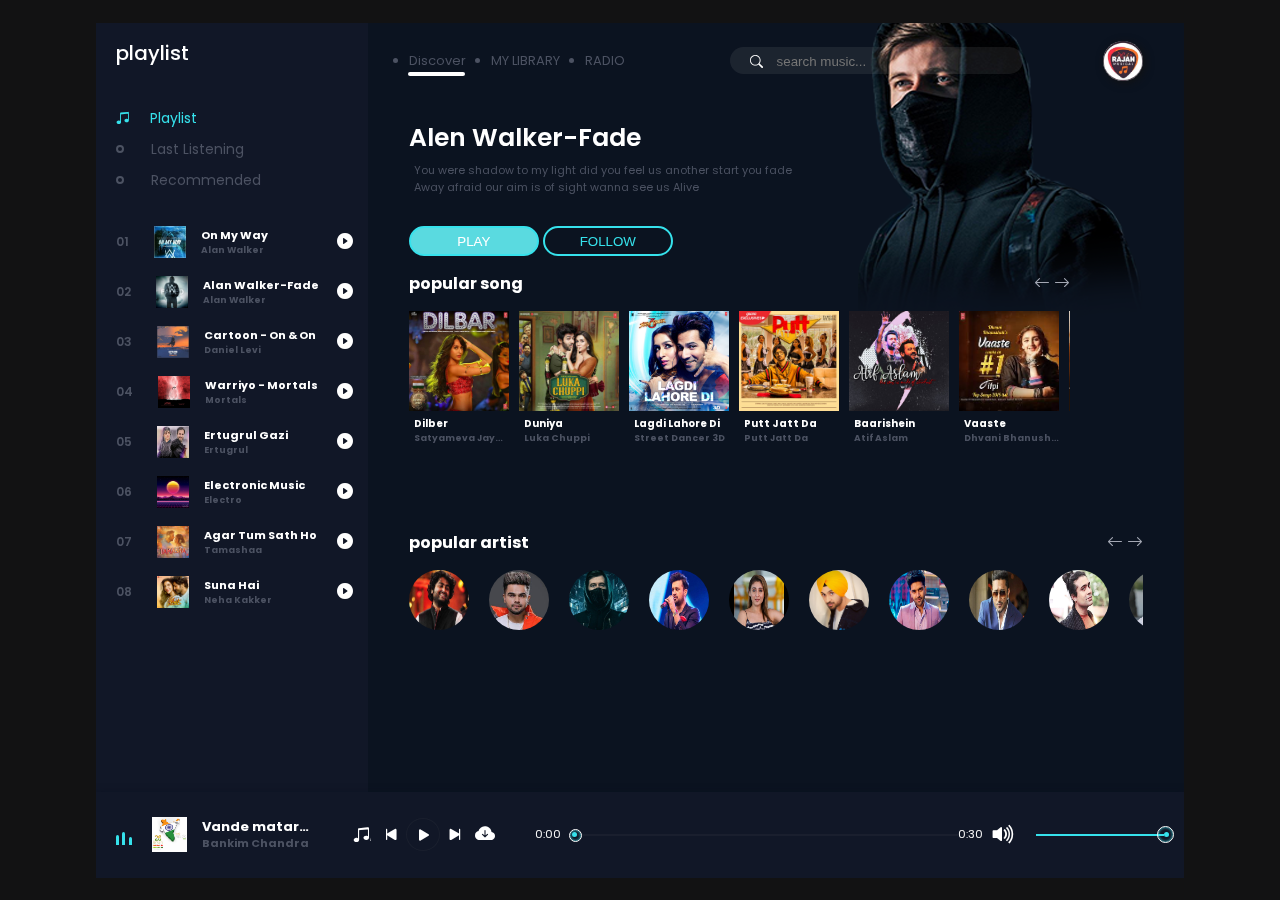
<file: index.html>
<!DOCTYPE html>
<html lang="en">
<head>
    <meta charset="UTF-8">
    <!-- <meta http-equiv="X-UA-Compatible" content="IE-edge"> -->
    <meta name="viewport" content="width=device-width, initial-scale=1.0">
    
   
    <link rel="stylesheet" href="https://cdn.jsdelivr.net/npm/bootstrap-icons@1.11.2/font/bootstrap-icons.min.css">

    <link rel="stylesheet" href="style.css">
    <title>Music website</title>
    
</head>
<body>
    <header>
        <div class="menu_side">
          <h1>playlist</h1>
        
          <div class="playlist">
            <h4 class="active"><span></span><i class="bi bi-music-note-beamed"> </i>Playlist</h4>
            <h4><span></span><i class="bi bi-music-note-beamed"> </i>Last Listening</h4>
            <h4><span></span><i class="bi bi-music-note-beamed"></i>Recommended</h4>
          </div>
        
        
          <div class="menu_song">
            <li class="songItem">
              <span>01</span>
              <img src="img/1.jpg" alt="">
              <h5>
                On My Way <br>
                <div class="subtitle">Alan Walker</div>
              </h5>
              <i class="bi playListplay bi-play-circle-fill" id="1"></i>
        
            </li>
        
            <li class="songItem">
              <span>02</span>
              <img src="img/2.jpg" alt="">
              <h5>
                Alan Walker-Fade <br>
                <div class="subtitle">Alan Walker</div>
              </h5>
              <i class="bi playListplay bi-play-circle-fill" id="2"></i>
        
            </li>
        
            <li class="songItem">
              <span>03</span>
              <img src="img/3.jpg" alt="">
              <h5>
                On My Way <br>
                <div class="subtitle">Alan Walker</div>
              </h5>
              <i class="bi playListplay bi-play-circle-fill" id="3"></i>
        
            </li>
        
            <li class="songItem">
              <span>04</span>
              <img src="img/4.jpg" alt="">
              <h5>
                On My Way <br>
                <div class="subtitle">Alan Walker</div>
              </h5>
              <i class="bi playListplay bi-play-circle-fill" id="4"></i>
              
              
        
            </li>
            <li class="songItem">
              <span>05</span>
              <img src="img/2.jpg" alt="">
              <h5>
                On My Way <br>
                <div class="subtitle">Alan Walker</div>
              </h5>
              <i class="bi playListplay bi-play-circle-fill" id="5"></i>
        
            </li>
        
            <li class="songItem">
              <span>06</span>
              <img src="img/2.jpg" alt="">
              <h5>
                On My Way <br>
                <div class="subtitle">Alan Walker</div>
              </h5>
              <i class="bi playListplay bi-play-circle-fill" id="6"></i>
        
            </li>
        
            <li class="songItem">
              <span>07</span>
              <img src="img/2.jpg" alt="">
              <h5>
                On My Way <br>
                <div class="subtitle">Alan Walker</div>
              </h5>
              <i class="bi playListplay bi-play-circle-fill" id="7"></i>
        
            </li>
        
            <li class="songItem">
              <span>08</span>
              <img src="img/2.jpg" alt="">
              <h5>
                On My Way <br>
                <div class="subtitle">Alan Walker</div>
              </h5>
              <i class="bi playListplay bi-play-circle-fill" id="8"></i>
        
            </li>
          </div>
        </div>
        <div class="song_side">
               <nav>
                  <ul>
                    <li>Discover <span></span></li>
                    <li>MY LIBRARY</li>
                    <li>RADIO</li>
                  </ul>
                  <div class="search">
                    <i class="bi bi-search "></i>
                    <input type="text" placeholder="search music...">
                  </div>
                  <div class="user">
                     <img src="img/logo.jpeg" alt="">
                  </div>
               </nav>
               <div class="content">
                 <h1>Alen Walker-Fade</h1>
                 <p>You were shadow to my light did you feel us another start  you fade <br> Away afraid our aim is of sight wanna see us Alive  </p>
                 <div class="buttons">
                  <button class="button1">PLAY</button>
                  <button class="button2">FOLLOW</button>
                 </div>

                  <div class="popular_song">
                      <div class="h4">
                        <h4>popular song</h4>
                        <div class="btn_s">
                          <i class="bi bi-arrow-left"  id="pop_song_left"></i>
                          <i class="bi bi-arrow-right"  id="pop_song_right"></i>
                        </div>
                      </div>
                      <div class="pop_song">
                            <li class="songItem">
                                 <div class="img_play">
                                  <img src="img/2.jpg" alt="">
                                  <i class="bi playListplay             bi-play-circle-fill" id="9"></i>
                                 </div>
                                 
                                  <h5>
                                    On My Way <br> <div class="subtitle">Alan Walker</div>
                                  </h5>
                             </li>
                             
                            <li class="songItem">
                              <div class="img_play">
                               <img src="img/2.jpg" alt="">
                               <i class="bi playListplay bi-play-circle-fill" id="10"></i>
                              </div>
                              
                               <h5>
                                 On My Way <br> <div class="subtitle">Alan Walker</div>
                               </h5>
                          </li>
                            
                          <li class="songItem">
                            <div class="img_play">
                             <img src="img/2.jpg" alt="">
                             <i class="bi playListplay bi-play-circle-fill" id="11"></i>
                            </div>
                            
                             <h5>
                               On My Way <br> <div class="subtitle">Alan Walker</div>
                             </h5>
                        </li>
                          
                        <li class="songItem">
                          <div class="img_play">
                           <img src="img/2.jpg" alt="">
                           <i class="bi playListplay bi-play-circle-fill" id="12"></i>
                          </div>
                          
                           <h5>
                             On My Way <br> <div class="subtitle">Alan Walker</div>
                           </h5>
                      </li>
                        
                        <li class="songItem">
                        <div class="img_play">
                         <img src="img/2.jpg" alt="">
                         <i class="bi playListplay bi-play-circle-fill" id="13"></i>
                        </div>
                        
                         <h5>
                           On My Way <br> <div class="subtitle">Alan Walker</div>
                         </h5>
                     </li>
                      
                       
                   
                   <li class="songItem">
                    <div class="img_play">
                     <img src="img/2.jpg" alt="">
                     <i class="bi playListplay bi-play-circle-fill" id="14"></i>
                    </div>
                    
                     <h5>
                       On My Way <br> <div class="subtitle">Alan Walker</div>
                     </h5>
                   </li>
                
                   <li class="songItem">
                      <div class="img_play">
                       <img src="img/2.jpg" alt="">
                       <i class="bi playListplay bi-play-circle-fill" id="15"></i>
                     </div>
                 
                      <h5>
                        On My Way <br> <div class="subtitle">Alan Walker</div>
                      </h5>
                   </li>
               
                   <li class="songItem">
                      <div class="img_play">
                        <img src="img/2.jpg" alt="">
                        <i class="bi playListplay bi-play-circle-fill" id="16"></i>
                      </div>
               
                      <h5>
                         On My Way <br> <div class="subtitle">Alan Walker</div>
                      </h5>
                   </li>
             
                    <li class="songItem">
                       <div class="img_play">
                        <img src="img/2.jpg" alt="">
                        <i class="bi playListplay bi-play-circle-fill" id="17"></i>
                       </div>
             
                      <h5>
                         On My Way <br> <div class="subtitle">Alan Walker</div>
                      </h5>
                   </li>
             
                    <li class="songItem">
                      <div class="img_play">
                        <img src="img/2.jpg" alt="">
                        <i class="bi playListplay bi-play-circle-fill" id="18"></i>
                      </div>
           
                       <h5>
                          On My Way <br> <div class="subtitle">Alan Walker</div>
                       </h5>
                   </li>
                   <li class="songItem">
                       <div class="img_play">
                         <img src="img/2.jpg" alt="">
                         <i class="bi playListplay bi-play-circle-fill" id="19"></i>
                       </div>
                  
                      <h5>
                      On My Way <br>
                      <div class="subtitle">Alan Walker</div>
                    </h5>
                  </li>

                  <li class="songItem">
                    <div class="img_play">
                      <img src="img/2.jpg" alt="">
                      <i class="bi playListplay bi-play-circle-fill" id="20"></i>
                    </div>
               
                   <h5>
                   On My Way <br>
                   <div class="subtitle">Alan Walker</div>
                 </h5>
               </li>
                 </div>
                 </div>
               </div>
            <div class="popular_artist">
                   <div class="h4">
                      <h4>popular artist</h4>
                      <div class="btn_s">
                          <i class="bi bi-arrow-left" id="pop_art_left"></i>
                          <i class="bi bi-arrow-right" id="pop_art_right"></i>
                      </div>
                   </div> 
                   
                  <div class="item">
                    <li>
                      <img src="img/arjit.jpg" alt="">
                    </li>
                    <li>
                      <img src="img/akhil.jpg" alt="">
                    </li>
                    <li>
                      <img src="img/alan.jpg" alt="">
                    </li>
                    <li>
                      <img src="img/atif.jpg" alt="">
                    </li>
                    <li>
                      <img src="img/dhvani.jpg" alt="">
                    </li>
                    <li>
                      <img src="img/Diljit_Dosanjh.jpg" alt="">
                    </li>
                    
                    <li>
                      <img src="img/guru.jpg" alt="">
                    </li>
                    <li>
                      <img src="img/honey.jpg" alt="">
                    </li>
                    <li>
                      <img src="img/jubin Nautiyal.jpg" alt="">
                    </li>
                    <li>
                      <img src="img/justin-bieber-lede.jpg" alt="">
                    </li>
                    <li>
                      <img src="img/neha.jpg" alt="">
                    </li>
                    <li>
                      <img src="img/darshan raval.jpeg" alt="">
                    </li>
                    <li>
                      <img src="img/k k.jpeg" alt="">
                    </li>
                    <li>
                      <img src="img/king.jpeg" alt="">
                    </li>
                    <li>
                      <img src="img/kumar sanu.jpeg" alt="">
                    </li>
                    <li>
                      <img src="img/papon.jpeg" alt="">
                    </li>
                    <li>
                      <img src="img/shaan.jpeg" alt="">
                    </li>
                    <li>
                      <img src="img/sidhu mosewala.jpeg" alt="">
                    </li>
                    <li>
                      <img src="img/sonu nigam.jpeg" alt="">
                    </li>
                    <li>
                      <img src="img/lata mangeskar.jpeg" alt="">
                    </li>
                    
                  </div>
                  
                  
                  </div>
                  
                  </div>
        <div class="master_play">
           <div class="wave" id="wave">
                 <div class="wave1"></div>
                 <div class="wave1"></div>
                 <div class="wave1"></div> 
            </div>
           <img src="img/20.jpg" alt="" id="poster_master_play">
           <h5 id="title">
                Vande mataram
                <div class="subtitle">
                Bankim Chandra
                </div>
           </h5>
           <div class="icon">
              <i class="bi shuffle bi-music-note-beamed">next</i>
              <i class="bi bi-skip-start-fill" id="back"></i>
              <i class="bi bi-play-fill" id="masterplay"></i>
              <i class="bi bi-skip-end-fill" id="next"></i>
              <i class="bi bi-cloud-arrow-down-fill" id="download_music"></i>
           </div>
           <span id="currentStart">0:00</span>
           <div class="bar">
              
              <input type="range" id="seek" min="0" max="100">
              <div class="bar2" id="bar2"></div>
              <div class="dot"></div>

           </div>

           <span id="currentEnd">0:30</span>
           <div class="vol">
              <i class="  bi  bi-volume-up-fill" id="vol_icon"></i>
              <input type="range"  min="0" max="100" id="vol">
              <div class="vol_bar"></div>
              <div class="dot" id="vol_dot"></div>
           </div>
        </div>
    </header>
    <script src="app.js"></script>
</body>
</html>
</file>
<file: style.css>
/*google font poppins*/

@import url('https://fonts.googleapis.com/css2?family=Poppins:ital,wght@0,100;0,200;0,300;0,400;0,500;0,600;0,700;0,800;0,900;1,100;1,300;1,400;1,500;1,600;1,700;1,800;1,900&display=swap');

* {
  /*default value */

  padding: 0;
  margin: 0;
  box-sizing: border-box;

}

body {
  font-family: 'Poppins', sans-serif;
  width: 100%;
  height: 100vh;
  background: #121213;
  display: grid;
  place-items: center;
}

header {
  position: relative;
  width: 85%;
  height: 95%;
  /* border: 1px solid #fff; */
  display: flex;
  flex-wrap: wrap;
  overflow: hidden;

}

header .menu_side,
.song_side {
  width: 25%;
  height: 90%;
  /* border: 1px solid #fff; */
  background: #111727;
  box-shadow: 5px 0px 2px #090f1f;
  color: #fff;
}

header .song_side {
  width: 75%;
  background: #0b1320;
}

header .master_play {
  width: 100%;
  height: 10%;
  border: 1px solid #fff;
  background: #111727;
  box-shadow: 0px 3px 8px #090f1f;
  z-index: 999;

}

header .menu_side h1 {
  font-size: 20px;
  margin: 15px 0px 0px 20px;
  font-weight: 500;
}

header .menu_side .playlist {
  margin: 40px 0px 0px 20px;
}

header .menu_side .playlist h4 {
  font-size: 14px;
  font-weight: 400;
  padding-bottom: 10px;
  color: #4c5262;
  cursor: pointer;
  display: flex;
  align-items: center;
  transition: .3s linear;
}

header .menu_side .playlist h4:hover {
  color: #fff;
}

header .menu_side .playlist h4 span {
  position: relative;
  margin-right: 35px;
}

header .menu_side .playlist h4 span::before {
  content: '';
  position: absolute;
  width: 4px;
  height: 4px;
  border: 2px solid #4c5262;
  border-radius: 50%;
  top: -4px;
  transition: .3s linear;
}

header .menu_side .playlist h4:hover span::before {
  border: 2px solid #fff;
}

header .menu_side .playlist h4 .bi {
  display: none;
}

header .menu_side .playlist .active {
  color: #36e2ec;
}

header .menu_side .playlist .active span {
  display: none;

}

header .menu_side .playlist .active .bi {
  display: flex;
  margin-right: 20px;
}

header .menu_side .menu_song {
  width: 100%;
  height: 420px;
  /* border: 1px solid #fff; */
  margin-top: 20px;
  overflow: auto;
}

header .menu_side .menu_song::-webkit-scrollbar {
  display: none;
}

header .menu_side .menu_song li {
  list-style-type: none;
  position: relative;
  padding: 5px 0px 5px 20px;
  display: flex;
  align-items: center;
  margin-bottom: 8px;
  cursor: pointer;
  transition: .3s linear;
 
}

header .menu_side .menu_song li:hover {
  background: rgb(105, 105, 105, .1);
}

header .menu_side .menu_song li span {
  font-size: 12px;
  font-weight: 600;
  color: #4c5262;
}

header .menu_side .menu_song li img {
  width: 32px;
  height: 32px;
  margin-left: 25px;
  /* border: 1px solid #fff; */
}

header .menu_side .menu_song li h5 {
  font-size: 11px;
  margin-left: 15px;
  /* border: 1px solid #fff; */
  width: 170px;
  overflow: hidden;
  text-overflow: ellipsis;
  white-space: nowrap;
}

header .menu_side .menu_song li h5 .subtitle {
  font-size: 9px;
  color: #4c5262;
}

header .menu_side .menu_song li .bi {
  position: absolute;
  right: 15px;
}

header .master_play {
  display: flex;
  align-items: center;
  padding: 0px 20px;

}

header .master_play .wave {
  height: 30px;
  width: 30px;
  /* border: 0.3px solid #fff; */
  padding-bottom: 5px;

  display: flex;
  align-items: flex-end;
  margin-right: 10px;

}

header .master_play .wave .wave1 {
  height: 10px;
  width: 3px;
  background: #36e2ec;
  margin-right: 3px;
  border-radius: 10px 10px 0px 0px;
  animation: unset;
}

header .master_play .wave .wave1:nth-child(2) {
  height: 13px;
  margin-right: 3.5px;
  animation-delay: .4s;
}

header .master_play .wave .wave1:nth-child(3) {
  height: 8px;
  animation-delay: .8s;
}

/*  javascript classes */

header .master_play .active1 .wave1 {
  animation: wave .5s linear infinite;
}

header .master_play .active1 .wave1:nth-child(2) {
  animation-delay: .4s;
}

header .master_play .active1 .wave1:nth-child(3) {
  animation-delay: .8s;
}


@keyframes wave {
  0% {
    height: 10px;
  }

  50% {
    height: 15px;
  }

  100% {
    height: 10px;
  }

}

header .master_play img {
  width: 35px;
  height: 35px;
}

header .master_play h5 {
  width: 130px;
  /* height: 20px; */
  margin-left: 15px;
  color: #fff;
  /* border: .3px solid #fff ; */
  line-height: 17px;
  font-size: 13px;
  overflow: hidden;
  text-overflow: ellipsis;
  white-space: nowrap;

}

header .master_play h5 .subtitle {
  font-size: 11px;
  color: #4c5262;
  width: 100%;
  overflow: hidden;
  text-overflow: ellipsis;
  white-space: nowrap;
}

header .master_play .icon {
  color: #fff;
  font-size: 20px;
  /* border: 1px solid #fff; */
  margin: 0px 20px 0px 40px;
  outline: none;
  display: flex;
  align-items: center;

}

header .master_play .icon .bi {
  cursor: pointer;
  outline: none;
}

header .master_play .icon .shuffle {
  margin-right: 10px;
  width: 17.5px;
  font-size: 17px;
  overflow: hidden;
  display: flex;
  align-items: center;
}

header .master_play .icon #download_music {
  text-decoration: none;
  font-size: 20px;
  margin-left: 10px;
  color: #fff;
}

header .master_play .icon .bi:nth-child(3) {
  border: 1px solid rgb(105, 105, 105, 0.1);
  border-radius: 50%;
  margin: 0px 5px;
  padding: 1px 5px 0px 7px;
}

header .master_play span {
  color: #fff;
  width: 32px;
  font-size: 11px;
  /* border: 1px solid #fff; */
  font-weight: 400;
}

header .master_play #currentStart {
  margin: 0px 10px 0px 20px;
}

header .master_play .bar {

  position: relative;
  width: 43%;
  height: 2px;
  background: rgb(105, 105, 105, .1);
  margin: 0px 15px 0px 1   0px;
}

header .master_play .bar .bar2 {
  position: absolute;
  background: #36e2ec;
  width: 0%;
  height: 100%;
  top: 0;
  transition: 1s linear;
}

header .master_play .bar .dot {
   position: absolute;
  width: 5px;
  height: 5px;
  background: #36e2ec;
  border-radius: 50%;
  top: -1.5px;
  left: 0%;
  /* margin-left: 1em; */
  transition: 1s linear; 

}

header .master_play .bar .dot::before {
  content: '';
  position: absolute;
  height: 11px;
  width: 11px;
  /* background: #36e2ec; */
  border-radius: 50%;
  border: 1px solid #fff;
  top: -3.5px;
  left: -3.5px;
  box-shadow: inset 0px 0px 3px #36e2ec;

}


header .master_play .bar input {
  position: absolute;
  width: 100%;
  top: -6.5px;
  left: -2px;
  cursor: pointer;
  z-index: 999999999999999999999999999999;
  opacity: 0;
}

header .master_play .vol {

  position: relative;
  width: 100px;
  height: 2px;
  width: 150px;
  background: rgb(105, 105, 105, 0.1);
  margin-left: 50px;

}

header .master_play .vol .bi {
  position: absolute;
  color: #fff;
  font-size: 25px;
  top: -17px;
  left: -45px;

}

header .master_play .vol input {
  position: absolute;
  width: 100%;
  top: -6px;
  left: 0;
  cursor: pointer;
  opacity: 0.0;
  z-index: 999999999999999999999;
}

header .master_play .vol .vol_bar {
  position: absolute;
  background: #36e2ec;
  width: 100%;
  height: 100%;
  top: 0;
  left: 0px;
  transition: 1s linear;
}
header .master_play .vol .dot {
  position: absolute;
  width: 5px;
  height: 5px;
  background: #36e2ec;
  border-radius: 50%;
  left: 100%;
  top: -1.5px;
  transition: 1s linear;
}

header .master_play .vol .dot::before {
  content: '';
  position: absolute;
  width: 15px;
  height: 15px;
  border: 1px solid #fff;
  border-radius: 50%;
  top: -6.5px;
  left: -7px;
  box-shadow: inset 0px 0px 3px #36e2ec
}

header .master_play {
  border: none;
}


header .song_side::before {
  content: '';
  position: absolute;
  width: 100%;
  height: 300px;
  background: url('bg.png');

}

header .song_side nav {


  position: relative;
  margin: auto;
  width: 90%;
  height: 10%;
  /* border: 1px solid #fff; */
  display: flex;
  align-items: center;
  justify-content: space-between;

}



header .song_side nav ul {
  display: flex;
}

header .song_side nav ul li {
  position: relative;
  justify-content: center;
  margin-right: 25px;
  color: #4c5262;
  font-size: 13px;
  cursor: pointer;
  transition: .3s linear;
}

header .song_side nav ul li:hover {
  color: #fff;
}

header .song_side nav ul li span {
  position: absolute;
  width: 100%;
  height: 4px;
  background: #fff;
  bottom: -5px;
  left: -1px;
  border-radius: 20px;
}

header .song_side nav .search {
  position: relative;
  width: 40%;
  padding: 1px 10px;
  border-radius: 20px;
  /* border: 1px solid #fff; */
  background: rgb(184, 184, 184, .1);
}

header .song_side nav .search::before {
  content: '';
  position: absolute;
  width: 100%;
  height: 100%;
  background: rgb(184, 184, 184, .1);
  border-radius: 20px;
  backdrop-filter: blur(5px);
  z-index: -1;

}

header .song_side nav .search .bi {

  color: #fff;
  font-size: 13px;
  font-weight: 600;
  padding: 3px 0px 0px 10px;
}

header .song_side nav .search input {
  background: none;
  border: none;
  outline: none;
  padding: 0px 10px;
  color: #fff;
}

header .song_side nav .user {
  width: 40px;
  height: 40px;
  border-radius: 50%;
}

header .song_side nav .user img {
  width: 100%;
  height: 100%;
  border-radius: 50%;
  box-shadow: 2px 2px 8px #121213;
}

header .song_side .content {
  position: relative;
  width: 90%;
  height: 30%;
  padding-top: 20px;
  margin: auto;
  /* border: 1px solid #fff; */
}

header .song_side .content h1 {
  font-size: 25px;
  font-weight: 600;
}

header .song_side .content p {
  font-size: 11px;
  font-weight: 400;
  color: #4c5262;
  margin: 5px;
}

header .song_side .content .buttons {
  margin-top: 15px;
}

header .song_side .content .buttons button {
  margin-top: 15px;
}


header .song_side .content .buttons button {
  width: 130px;
  height: 30px;
  border: 2px solid #36e2ec;
  outline: none;
  border-radius: 20px;
  background: #5adae0;
  color: #fff;
  cursor: pointer;
  transition: .3s linear;
}

header .song_side .content .buttons button:hover {
  background: none;
  color: #36e2ec;
}

header .song_side .content .buttons button:nth-child(2) {
  background: none;
  color: #36e2ec;
}

header .song_side .content .buttons button:nth-child(2):hover {
  background: #36e2ec;
  color: #fff;
}

header .song_side .popular_song {

  width: 90%;
  height: auto;
  margin-top: 15px;
  /* border: 1px solid #fff; */
}

header .song_side .popular_song .h4 {
  display: flex;
  align-items: center;
  justify-content: space-between;
}

header .song_side .popular_song .h4 .bi {
  color: #a4a8b4;
  cursor: pointer;
  transition: .3s linear;
}

header .song_side .popular_song .h4 .bi:hover {
  color: #fff;

}

header .song_side .popular_song .pop_song {
  display: flex;
  width: 100%;
  height: 150px;
  margin-top: 15px;
  /* border: 1px solid #fff; */
  overflow: auto;
  scroll-behavior: smooth;
}




header .song_side .popular_song .pop_song li {

  min-width: 100px;
  height: 140px;
  list-style-type: none;
  margin-right: 10px;
  /* border: 1px solid #fff;  */
  transition: .3s linear;

}

header .song_side .popular_song .pop_song li:hover {
  background: rgb(105, 105, 170, .1);
}

header .song_side .popular_song .pop_song li .img_play {
  position: relative;
  width: 100px;
  height: 100px;
  display: flex;
  align-items: center;
  justify-content: center;

}

header .song_side .popular_song .pop_song li .img_play img {
  width: 100%;
  height: 100%;
}

header .song_side .popular_song .pop_song li .img_play .bi {
  position: absolute;
  font-size: 20px;
  cursor: pointer;
  transition: .3s linear;
  opacity: 0;
}

header .song_side .popular_song .pop_song li .img_play .bi:hover {
  opacity: 1;
}

header .song_side .popular_song .pop_song li h5 {
  padding: 5px 0px 0px 5px;
  line-height: 15px;
  font-size: 10px;
  width: 100px;
  overflow: hidden;
  white-space: nowrap;
  text-overflow: ellipsis;
}

header .song_side .popular_song .pop_song li h5 .subtitle {
  font-size: 9px;
  overflow: hidden;
  white-space: nowrap;
  text-overflow: ellipsis;
  color: #4c5262;
}

header .song_side .popular_song .pop_song::-webkit-scrollbar {
  display: none;
}

header .song_side .popular_artist {

  width: 90%;
  height: auto;
  /* border: 1px solid #fff; */
  margin: auto;
  margin-top: 200px;
}

header .song_side .popular_artist .h4 {
  display: flex;
  align-items: center;
  justify-content: space-between;
}

header .song_side .popular_artist .h4 .bi {
  color: #a4a8b4;
  cursor: pointer;
  transition: .3s linear;
}

header .song_side .popular_artist .h4 .bi:hover {
  color: #fff;

}

header .song_side .popular_artist .item {
  display: flex;
  width: 100%;
  height: 5rem;
  margin-top: 15px;
  /* border: 1px solid #fff; */
  overflow: auto;
  scroll-behavior: smooth;

}


header .song_side .popular_artist .item li {
  list-style-type: none;
  position: relative;
  min-width: 60px;
  height: 60px;
  border-radius: 50%;
  margin-right: 20px;
  cursor: pointer;

}

header .song_side .popular_artist .item li img {
  width: 100%;
  height: 100%;
  border-radius: 50%;
}

header .song_side .popular_artist .item::-webkit-scrollbar {
  display: none;
}
</file>
